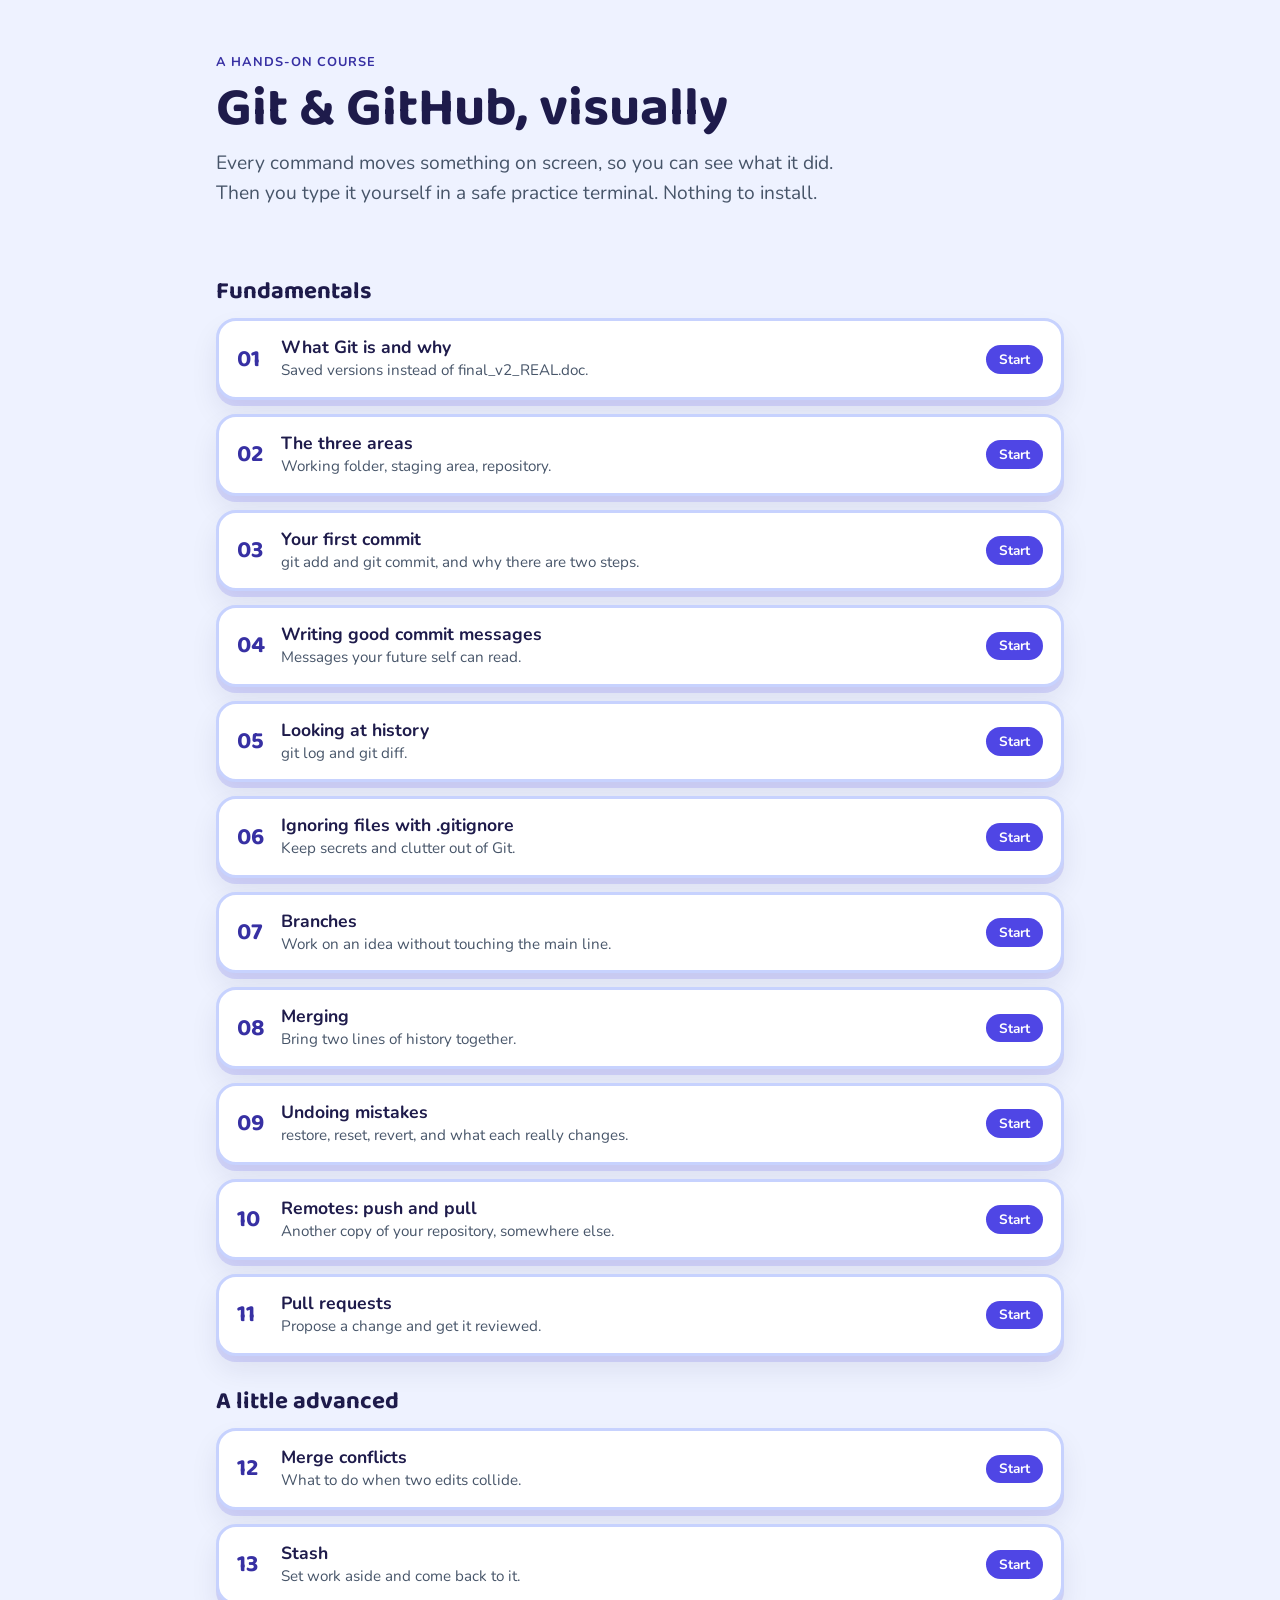
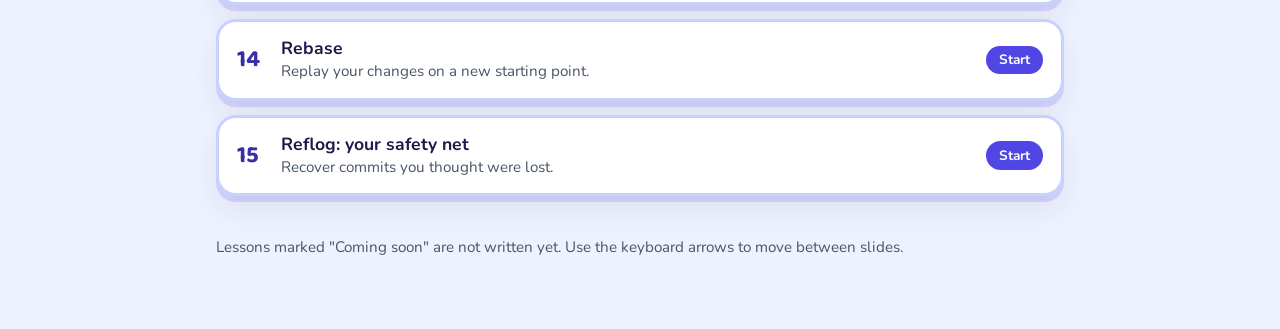
<file: index.html>
<!doctype html>
<html lang="en">
<head>
  <meta charset="utf-8">
  <meta name="viewport" content="width=device-width, initial-scale=1">
  <title>Git &amp; GitHub, Visually</title>
  <meta name="description" content="Learn Git and GitHub by watching commands move your files, then trying them yourself.">
  <link rel="preconnect" href="https://fonts.googleapis.com">
  <link rel="preconnect" href="https://fonts.gstatic.com" crossorigin>
  <link href="https://fonts.googleapis.com/css2?family=Baloo+2:wght@600;700&family=Nunito:wght@400;600;700&display=swap" rel="stylesheet">
  <link rel="stylesheet" href="css/style.css?v=__VERSION__">
</head>
<body>
  <a class="skip" href="#lessons">Skip to lessons</a>
  <div class="page">
    <header class="hero">
      <p class="eyebrow">A hands-on course</p>
      <h1>Git &amp; GitHub, visually</h1>
      <p class="lead">Every command moves something on screen, so you can see what it did. Then you type it yourself in a safe practice terminal. Nothing to install.</p>
    </header>

    <main id="lessons" class="lesson-groups" aria-label="Lessons"></main>

    <footer class="site-foot">
      <p>Lessons marked "Coming soon" are not written yet. Use the keyboard arrows to move between slides.</p>
    </footer>
  </div>

  <script src="js/lessons-list.js?v=__VERSION__"></script>
  <script>
    (function () {
      var root = document.getElementById('lessons');
      var groups = {};
      window.LESSON_LIST.forEach(function (l) {
        if (!groups[l.group]) {
          var sec = document.createElement('section');
          var h = document.createElement('h2');
          h.textContent = l.group;
          var ol = document.createElement('ol');
          ol.className = 'lesson-cards';
          sec.appendChild(h);
          sec.appendChild(ol);
          root.appendChild(sec);
          groups[l.group] = ol;
        }
        var li = document.createElement('li');
        var ready = !!l.file;
        var card = document.createElement(ready ? 'a' : 'div');
        card.className = 'lesson-card' + (ready ? '' : ' soon');
        if (ready) card.href = 'lesson.html?id=' + l.id;
        var num = document.createElement('span');
        num.className = 'lesson-num';
        num.textContent = l.id;
        num.setAttribute('aria-hidden', 'true');
        var body = document.createElement('span');
        body.className = 'lesson-body';
        var t = document.createElement('span');
        t.className = 'lesson-title';
        t.textContent = l.title;
        var b = document.createElement('span');
        b.className = 'lesson-blurb';
        b.textContent = l.blurb;
        body.appendChild(t);
        body.appendChild(b);
        var tag = document.createElement('span');
        tag.className = 'lesson-tag';
        tag.textContent = ready ? 'Start' : 'Coming soon';
        card.appendChild(num);
        card.appendChild(body);
        card.appendChild(tag);
        li.appendChild(card);
        groups[l.group].appendChild(li);
      });
    })();
  </script>
</body>
</html>
</file>
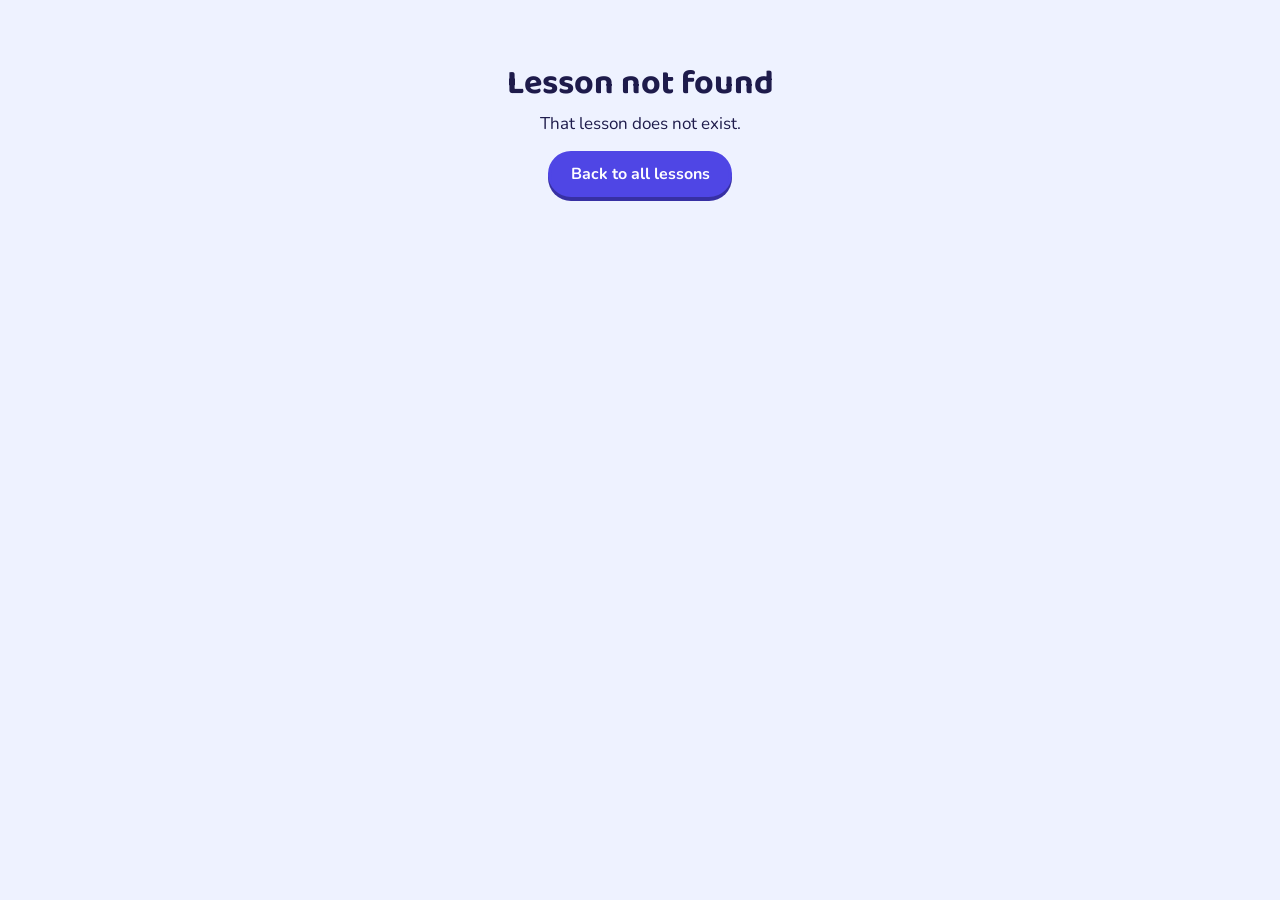
<file: lesson.html>
<!doctype html>
<html lang="en">
<head>
  <meta charset="utf-8">
  <meta name="viewport" content="width=device-width, initial-scale=1">
  <title>Lesson · Git Course</title>
  <link rel="preconnect" href="https://fonts.googleapis.com">
  <link rel="preconnect" href="https://fonts.gstatic.com" crossorigin>
  <link href="https://fonts.googleapis.com/css2?family=Baloo+2:wght@600;700&family=Nunito:wght@400;600;700&display=swap" rel="stylesheet">
  <link rel="stylesheet" href="css/style.css?v=__VERSION__">
</head>
<body class="lesson-page">
  <script>window.COURSE_VERSION = "__VERSION__"; // replaced by the deploy workflow</script>
  <div id="app" class="app"><p class="loading">Loading lesson…</p></div>
  <noscript><p class="message">This course needs JavaScript to run the practice terminal.</p></noscript>

  <script src="js/vendor/isomorphic-git.umd.min.js?v=__VERSION__"></script>
  <script src="js/vendor/lightning-fs.min.js?v=__VERSION__"></script>
  <script src="js/lessons-list.js?v=__VERSION__"></script>
  <script src="js/engine.js?v=__VERSION__"></script>
  <script src="js/engine-advanced.js?v=__VERSION__"></script>
  <script src="js/diagram.js?v=__VERSION__"></script>
  <script src="js/terminal.js?v=__VERSION__"></script>
  <script src="js/player.js?v=__VERSION__"></script>
</body>
</html>
</file>
<file: css/style.css>
/* Git Course: friendly, chunky "clay" look. Colors are tokens; text always passes 4.5:1. */
:root {
  --bg: #eef2ff;
  --card: #ffffff;
  --fg: #1e1b4b;
  --muted: #475569;
  --primary: #4f46e5;
  --primary-dark: #3730a3;
  --on-primary: #ffffff;
  --accent: #ea580c;
  --border: #c7d2fe;
  --ring: #4f46e5;

  --working-bg: #fff7ed;
  --working-line: #ea580c;
  --staging-bg: #fefce8;
  --staging-line: #a16207;
  --repo-bg: #ecfdf5;
  --repo-line: #047857;
  --saved-bg: #d1fae5;
  --modified-bg: #ffedd5;

  --term-bg: #14123a;
  --term-fg: #e0e7ff;
  --term-prompt: #86efac;
  --term-err: #fca5a5;
  --term-note: #a5b4fc;

  --radius: 20px;
  --shadow: 0 6px 0 rgba(79, 70, 229, 0.16), 0 14px 28px rgba(30, 27, 75, 0.08);
  --font-head: "Baloo 2", "Nunito", system-ui, sans-serif;
  --font-body: "Nunito", system-ui, -apple-system, "Segoe UI", sans-serif;
  --font-mono: ui-monospace, "Cascadia Mono", "SF Mono", Consolas, "Liberation Mono", monospace;

  --t-fast: 160ms;
  --t-move: 650ms;
}

*, *::before, *::after { box-sizing: border-box; }
html { -webkit-text-size-adjust: 100%; }
body {
  margin: 0;
  background: var(--bg);
  color: var(--fg);
  font: 400 1.0625rem/1.55 var(--font-body);
}
h1, h2, h3 { font-family: var(--font-head); line-height: 1.15; margin: 0 0 .5rem; }
p { margin: 0 0 .85rem; }
code {
  font-family: var(--font-mono);
  font-size: .92em;
  background: #e0e7ff;
  padding: .1em .4em;
  border-radius: 6px;
}
a { color: var(--primary-dark); }
:focus-visible { outline: 3px solid var(--ring); outline-offset: 3px; border-radius: 6px; }
.sr-only { position: absolute; width: 1px; height: 1px; overflow: hidden; clip: rect(0 0 0 0); white-space: nowrap; }
.skip { position: absolute; left: -999px; top: 8px; background: var(--primary); color: var(--on-primary); padding: .6rem 1rem; border-radius: 10px; z-index: 10; }
.skip:focus { left: 8px; }
.eyebrow { font: 700 .8rem/1 var(--font-body); letter-spacing: .08em; text-transform: uppercase; color: var(--primary-dark); margin-bottom: .6rem; }

/* ---------- buttons ---------- */
.btn {
  display: inline-flex; align-items: center; justify-content: center; gap: .4rem;
  min-height: 44px; padding: .55rem 1.2rem;
  font: 700 1rem var(--font-body);
  border: 3px solid var(--primary); border-radius: 999px;
  cursor: pointer; text-decoration: none;
  transition: transform var(--t-fast) ease-out, box-shadow var(--t-fast) ease-out, background var(--t-fast) ease-out;
}
.btn-primary { background: var(--primary); color: var(--on-primary); box-shadow: 0 4px 0 var(--primary-dark); }
.btn-secondary { background: var(--card); color: var(--primary-dark); box-shadow: 0 4px 0 var(--border); }
.btn:hover:not(:disabled) { transform: translateY(-1px); }
.btn:active:not(:disabled) { transform: translateY(3px); box-shadow: 0 1px 0 var(--primary-dark); }
.btn:disabled { opacity: .5; cursor: not-allowed; box-shadow: none; }
.btn-small { min-height: 44px; padding: .4rem 1rem; font-size: .95rem; }

/* ---------- home page ---------- */
.page { max-width: 880px; margin: 0 auto; padding: 24px 16px 56px; }
.hero { padding: 32px 0 24px; }
.hero h1 { font-size: clamp(2.2rem, 6vw, 3.4rem); }
.lead { font-size: 1.2rem; color: var(--muted); max-width: 40rem; }
.lesson-groups h2 { font-size: 1.5rem; margin: 2rem 0 .8rem; }
.lesson-cards { list-style: none; margin: 0; padding: 0; display: grid; gap: 14px; }
.lesson-card {
  display: flex; align-items: center; gap: 16px;
  background: var(--card); border: 3px solid var(--border); border-radius: var(--radius);
  padding: 14px 18px; min-height: 76px; text-decoration: none; color: var(--fg);
  box-shadow: var(--shadow);
  transition: transform var(--t-fast) ease-out, border-color var(--t-fast) ease-out;
}
a.lesson-card:hover { transform: translateY(-2px); border-color: var(--primary); }
.lesson-card.soon { background: #f5f7ff; box-shadow: none; color: var(--muted); }
.lesson-num { font: 700 1.5rem var(--font-head); color: var(--primary-dark); min-width: 2ch; }
.lesson-body { display: grid; flex: 1; }
.lesson-title { font: 700 1.1rem var(--font-body); }
.lesson-blurb { color: var(--muted); font-size: .95rem; }
.lesson-tag { font: 700 .85rem var(--font-body); padding: .3rem .8rem; border-radius: 999px; background: #e0e7ff; color: var(--primary-dark); white-space: nowrap; }
a.lesson-card .lesson-tag { background: var(--primary); color: var(--on-primary); }
.site-foot { margin-top: 2.5rem; color: var(--muted); font-size: .95rem; }

/* ---------- lesson shell ---------- */
.app { max-width: 1120px; margin: 0 auto; padding: 16px 16px 32px; }
.loading, .message { padding: 48px 0; text-align: center; }
.lesson-head { display: flex; flex-wrap: wrap; align-items: center; gap: 8px 20px; margin-bottom: 8px; }
.lesson-head .back { font-weight: 700; min-height: 44px; display: inline-flex; align-items: center; }
.lesson-name { margin: 0; font-weight: 700; flex: 1; }
.slide-count { margin: 0; color: var(--muted); font-size: .95rem; }
.dots { display: flex; gap: 4px; margin-bottom: 16px; flex-wrap: wrap; }
.dot {
  width: 44px; height: 44px; padding: 0; border: 0; background: transparent; cursor: pointer; position: relative;
}
.dot::after {
  content: ""; position: absolute; left: 6px; right: 6px; top: 50%; height: 10px; margin-top: -5px;
  background: var(--border); border-radius: 999px; transition: background var(--t-fast);
}
.dot.done::after { background: var(--primary); opacity: .55; }
.dot[aria-current="step"]::after { background: var(--primary); opacity: 1; }

.stage { min-height: 60vh; }
.slide {
  display: grid; gap: 24px;
  grid-template-columns: minmax(0, 5fr) minmax(0, 7fr);
  align-items: start;
  background: var(--card); border: 3px solid var(--border); border-radius: var(--radius);
  padding: 28px; box-shadow: var(--shadow);
  animation: slide-in 320ms ease-out;
}
@keyframes slide-in { from { opacity: 0; transform: translateY(8px); } to { opacity: 1; transform: none; } }
.slide h2 { font-size: clamp(1.6rem, 3.4vw, 2.2rem); outline: none; }
.prose p { max-width: 38rem; }
.slide-practice .terminal { grid-column: 1 / -1; }
.slide-recap { grid-template-columns: 1fr; }
.recap-list { padding-left: 1.2rem; margin: 1rem 0 0; }
.recap-list li { margin-bottom: .6rem; max-width: 40rem; }

.slide-nav { display: flex; justify-content: space-between; gap: 12px; margin-top: 20px; }

/* ---------- diagram ---------- */
.diagram-box { background: #f8faff; border: 3px solid var(--border); border-radius: var(--radius); padding: 8px; }
.diagram-svg { display: block; width: 100%; height: auto; font-family: var(--font-body); }

.zone rect { fill: var(--card); stroke-width: 3; transition: opacity 300ms; }
.zone-working rect { fill: var(--working-bg); stroke: var(--working-line); }
.zone-staging rect { fill: var(--staging-bg); stroke: var(--staging-line); }
.zone-repo rect { fill: var(--repo-bg); stroke: var(--repo-line); }
.zone.inactive rect { stroke-dasharray: 8 6; opacity: .7; }
.zone-title { font: 700 22px var(--font-head); fill: var(--fg); text-anchor: middle; }
.zone-sub { font: 600 15px var(--font-body); fill: var(--muted); text-anchor: middle; }

.placeholder { opacity: 0; transition: opacity 300ms; pointer-events: none; }
.placeholder.visible { opacity: 1; }
.placeholder-text { font: 700 19px var(--font-body); fill: var(--fg); text-anchor: middle; }
.placeholder-sub { font: 600 16px var(--font-mono); fill: var(--muted); text-anchor: middle; }

.arrow path { fill: none; stroke: #94a3b8; stroke-width: 3; stroke-linejoin: round; transition: stroke var(--t-fast), stroke-width var(--t-fast); }
.arrow text { font: 700 17px var(--font-mono); fill: var(--muted); text-anchor: middle; }
.arrow-head { fill: #94a3b8; }
.arrow.active path { stroke: var(--accent); stroke-width: 5; }
.arrow.active text { fill: var(--fg); font-size: 18px; }

.item { opacity: 0; transition: transform var(--t-move) cubic-bezier(.2, .8, .2, 1), opacity 350ms ease-out; }
.item.shown { opacity: 1; }
.item-chip rect { fill: #fff; stroke: var(--fg); stroke-width: 2.5; }
.chip-name { font: 700 16px var(--font-mono); fill: var(--fg); }
.chip-badge { font: 700 13px var(--font-body); fill: var(--fg); text-anchor: end; }
.chip-untracked rect { stroke-dasharray: 6 4; }
.chip-staged rect { fill: #fef9c3; }
.chip-modified rect { fill: var(--modified-bg); }
.chip-saved rect { fill: var(--saved-bg); }
.item-commit circle { fill: var(--repo-line); stroke: #fff; stroke-width: 3; }
.commit-hash { font: 700 14px var(--font-mono); fill: var(--fg); text-anchor: middle; }
.item-tag rect { fill: var(--fg); }
.tag-text { font: 700 14px var(--font-mono); fill: #fff; text-anchor: middle; }

/* ---------- command card, captions, controls ---------- */
.slide-visual { display: grid; gap: 12px; min-width: 0; }
.cmd-card { background: var(--term-bg); color: var(--term-fg); border-radius: 16px; padding: 12px 16px; font-family: var(--font-mono); min-height: 96px; }
.cmd-line { margin: 0; min-height: 1.5em; color: var(--term-prompt); font-weight: 700; word-break: break-word; }
.cmd-out { margin: .4rem 0 0; white-space: pre-wrap; word-break: break-word; font: inherit; font-size: .88rem; max-height: 14rem; overflow: auto; }
.cmd-out.empty { color: var(--term-note); font-family: var(--font-body); font-style: italic; }
.caption { margin: 0; font-weight: 600; min-height: 3.2em; }
.controls { display: flex; flex-wrap: wrap; align-items: center; gap: 10px; }
.step-progress { color: var(--muted); font-weight: 600; margin-left: 4px; }

/* ---------- practice ---------- */
.tasks { list-style: none; padding: 0; margin: 1rem 0; display: grid; gap: 8px; }
.task { display: grid; grid-template-columns: 5.5rem 1fr; gap: 10px; align-items: baseline; padding: 10px 12px; border: 3px solid var(--border); border-radius: 14px; background: #fff; }
.task-state { font: 700 .85rem var(--font-body); color: var(--muted); }
.task[data-state="current"] { border-color: var(--primary); background: #eef2ff; }
.task[data-state="current"] .task-state { color: var(--primary-dark); }
.task[data-state="done"] { background: var(--saved-bg); border-color: var(--repo-line); }
.task[data-state="done"] .task-state { color: var(--repo-line); }
.hint { background: var(--staging-bg); border: 3px solid var(--staging-line); border-radius: 14px; padding: 10px 14px; margin-top: 12px; }
.practice-status { margin-top: 12px; font-weight: 700; }
.practice-status.ok { background: var(--saved-bg); border: 3px solid var(--repo-line); border-radius: 14px; padding: 10px 14px; }

.terminal { background: var(--term-bg); color: var(--term-fg); border-radius: 16px; font-family: var(--font-mono); font-size: .95rem; overflow: hidden; }
.term-out { height: 15rem; overflow: auto; padding: 12px 16px 4px; }
.term-line { white-space: pre-wrap; word-break: break-word; }
.term-cmd { color: var(--term-prompt); font-weight: 700; margin-top: .4rem; }
.term-err { color: var(--term-err); }
.term-note { color: var(--term-note); font-family: var(--font-body); }
.term-form { display: flex; align-items: center; gap: .6rem; padding: 4px 16px 14px; }
.term-prompt { color: var(--term-prompt); font-weight: 700; white-space: nowrap; }
.term-input { flex: 1; min-width: 0; min-height: 44px; background: transparent; border: 0; border-bottom: 2px solid #4338ca; color: var(--term-fg); font: inherit; caret-color: var(--term-prompt); }
.term-input:focus-visible { outline: none; border-bottom-color: var(--term-prompt); }
.terminal :focus-visible { outline-color: var(--term-prompt); }

/* ---------- small screens ---------- */
@media (max-width: 900px) {
  .slide { grid-template-columns: minmax(0, 1fr); padding: 20px 16px; }
  .term-out { height: 13rem; }
}
@media (max-width: 480px) {
  .lesson-card { flex-wrap: wrap; }
  .term-prompt { display: none; }
  .task { grid-template-columns: 1fr; gap: 2px; }
}

/* ---------- reduced motion: no gliding, no fades ---------- */
@media (prefers-reduced-motion: reduce) {
  *, *::before, *::after { animation-duration: 1ms !important; transition-duration: 1ms !important; }
}

/* ---------- story slides (lesson visuals made of plain HTML) ---------- */
.story-visual { align-content: center; }
.reveal { opacity: 0; animation: reveal 520ms ease-out forwards; }
@keyframes reveal { from { opacity: 0; transform: translateY(14px); } to { opacity: 1; transform: none; } }

.file-pile { list-style: none; margin: 0; padding: 0; display: grid; gap: 10px; justify-items: start; }
.file-pile li {
  font: 700 1rem var(--font-mono); background: #fff; border: 3px solid var(--fg); border-radius: 12px;
  padding: 8px 14px; max-width: 100%; overflow-wrap: anywhere;
}
.file-pile li:nth-child(odd) { transform: rotate(-.6deg); }
.file-pile li:nth-child(even) { margin-left: 18px; transform: rotate(.6deg); }
.file-pile .pile-q { border: 0; background: transparent; font: 700 3rem var(--font-head); color: var(--accent); padding: 0 14px; }

.benefit-grid { display: grid; grid-template-columns: repeat(2, minmax(0, 1fr)); gap: 14px; }
.benefit { background: #fff; border: 3px solid var(--border); border-radius: 16px; padding: 14px 16px; box-shadow: 0 4px 0 var(--border); }
.benefit h3 { font-size: 1.2rem; color: var(--primary-dark); }
.benefit p { margin: 0; font-size: .98rem; }

.two-boxes { display: grid; gap: 12px; justify-items: stretch; }
.box { border: 3px solid var(--fg); border-radius: 18px; padding: 16px 18px; }
.box h3 { font-size: 1.5rem; margin-bottom: 0; }
.box p { margin: .2rem 0 0; }
.box .where { font-weight: 700; color: var(--muted); margin-bottom: .6rem; }
.box-local { background: var(--working-bg); border-color: var(--working-line); }
.box-remote { background: var(--repo-bg); border-color: var(--repo-line); }
.box-link { text-align: center; font-weight: 700; color: var(--muted); }
.box-link span::before { content: "↕ "; color: var(--accent); }

@media (max-width: 480px) { .benefit-grid { grid-template-columns: 1fr; } }

/* ---------- lesson 4 and 6 visuals, slide notes ---------- */
.msg-compare { display: grid; grid-template-columns: repeat(2, minmax(0, 1fr)); gap: 14px; }
.msg-col { border: 3px solid var(--fg); border-radius: 16px; padding: 12px 16px; }
.msg-col h3 { font-size: 1.1rem; }
.msg-col ul { margin: 0; padding-left: 1.1rem; font-family: var(--font-mono); font-size: .9rem; }
.msg-col li { margin-bottom: .4rem; overflow-wrap: anywhere; }
.msg-bad { background: var(--modified-bg); border-color: var(--working-line); }
.msg-good { background: var(--saved-bg); border-color: var(--repo-line); }

.folder-list { list-style: none; margin: 0; padding: 0; display: grid; gap: 10px; }
.folder-list li { display: grid; grid-template-columns: minmax(0, 1fr) auto; gap: 2px 10px; align-items: center; background: #fff; border: 3px solid var(--border); border-radius: 14px; padding: 10px 14px; }
.folder-list code { font-size: 1rem; font-weight: 700; }
.folder-list small { grid-column: 1 / -1; color: var(--muted); }
.folder-list .tag { font: 700 .8rem var(--font-body); padding: .2rem .7rem; border-radius: 999px; border: 2px solid var(--fg); }
.folder-list .keep { background: var(--saved-bg); }
.folder-list .skip { background: var(--modified-bg); }

.note { background: var(--staging-bg); border: 3px solid var(--staging-line); border-radius: 14px; padding: 10px 14px; font-size: .98rem; }

@media (max-width: 480px) { .msg-compare { grid-template-columns: 1fr; } }

/* ---------- history lanes (branch lessons) ---------- */
.history { opacity: 0; transition: opacity 300ms; }
.history.visible { opacity: 1; }
.history rect { fill: #fff; stroke: var(--border); stroke-width: 3; }
.history-title { font: 700 18px var(--font-head); fill: var(--fg); }
.history-hint { font: 600 16px var(--font-body); fill: var(--muted); text-anchor: middle; }
.lane-line { stroke: #c7d2fe; stroke-width: 3; stroke-dasharray: 2 9; stroke-linecap: round; }
.lane-label { font: 700 14px var(--font-mono); fill: var(--muted); }
.edge { fill: none; stroke: #64748b; stroke-width: 4; stroke-linecap: round; opacity: 0; }
.edge.shown { opacity: 1; transition: opacity 400ms ease-out 450ms; }
.item-branch rect { fill: var(--fg); }
.item-branch.current rect { fill: var(--primary); }
.item-commit.lane-1 circle { fill: var(--primary); }
.item-commit.lane-2 circle { fill: var(--accent); }

/* ---------- lesson 7 and 9 visuals ---------- */
.mini-graph { width: 100%; height: auto; background: #f8faff; border: 3px solid var(--border); border-radius: var(--radius); padding: 8px; }
.mini-graph line, .mini-graph path { stroke: #64748b; stroke-width: 4; fill: none; stroke-linecap: round; }
.mini-graph circle { fill: var(--repo-line); stroke: #fff; stroke-width: 3; }
.mini-graph circle.alt { fill: var(--primary); }
.mini-graph .lbl { font: 700 15px var(--font-mono); fill: var(--fg); }

.undo-ladder { list-style: none; margin: 0; padding: 0; display: grid; gap: 10px; counter-reset: rung; }
.undo-ladder li { counter-increment: rung; background: #fff; border: 3px solid var(--border); border-radius: 14px; padding: 10px 14px 10px 52px; position: relative; display: grid; gap: 2px; }
.undo-ladder li::before { content: counter(rung); position: absolute; left: 14px; top: 10px; font: 700 1.3rem var(--font-head); color: var(--primary-dark); }
.undo-ladder .where { font-weight: 700; }
.undo-ladder code { justify-self: start; }
.undo-ladder small { color: var(--muted); font-size: .92rem; }
.undo-ladder li:nth-child(4) { border-color: var(--repo-line); background: var(--repo-bg); }

/* ---------- remote look: your computer and GitHub side by side ---------- */
.remote-panel rect { fill: #fff; stroke: var(--border); stroke-width: 3; }
.remote-panel-github rect { fill: var(--repo-bg); stroke: var(--repo-line); }
.remote-panel-local rect { fill: var(--working-bg); stroke: var(--working-line); }
.remote-mode .commit-hash { font-size: 12px; }
.item-branch.remote-ref rect { fill: #475569; }

/* ---------- lesson 10 and 11 visuals ---------- */
.cmd-table { list-style: none; margin: 0; padding: 0; display: grid; gap: 10px; }
.cmd-table li { display: grid; gap: 4px; background: #fff; border: 3px solid var(--border); border-radius: 14px; padding: 12px 16px; }
.cmd-table code { justify-self: start; font-size: 1.05rem; font-weight: 700; }

.pr-mock { background: #fff; border: 3px solid var(--fg); border-radius: 16px; padding: 16px; display: grid; gap: 12px; font-size: .98rem; }
.pr-head { display: flex; align-items: center; gap: 10px; flex-wrap: wrap; font-size: 1.15rem; }
.pr-badge { background: var(--repo-line); color: #fff; font: 700 .8rem var(--font-body); padding: .2rem .7rem; border-radius: 999px; }
.pr-num { color: var(--muted); }
.pr-meta { margin: 0; color: var(--muted); }
.pr-diff { border: 2px solid var(--border); border-radius: 10px; overflow: hidden; font-family: var(--font-mono); font-size: .9rem; }
.pr-file { background: #f1f5f9; padding: 6px 12px; font-weight: 700; }
.pr-line.add { background: var(--saved-bg); padding: 6px 12px; }
.pr-review { font-weight: 700; }
.pr-check { display: inline-block; background: var(--repo-line); color: #fff; border-radius: 50%; width: 1.4em; height: 1.4em; text-align: center; margin-right: .4em; }
.pr-btn { display: inline-block; background: var(--repo-line); color: #fff; font-weight: 700; padding: .5rem 1.1rem; border-radius: 10px; }

/* ---------- conflicts, stash shelf ---------- */
.chip-conflict rect { fill: #fee2e2; stroke: #b91c1c; stroke-width: 3; }
.shelf { }
.shelf rect { fill: #fff; stroke: var(--staging-line); stroke-width: 3; }
.item-stash rect { fill: var(--staging-bg); stroke: var(--staging-line); stroke-width: 2.5; }
.chip-badge-left { font: 700 12.5px var(--font-body); fill: var(--muted); }

/* ---------- lesson 12-14 visuals ---------- */
.conflict-file { display: grid; gap: 4px; background: #fff; border: 3px solid var(--fg); border-radius: 16px; padding: 14px 16px; font-family: var(--font-mono); font-size: .95rem; }
.cf-line { margin: 0; padding: 4px 8px; border-radius: 6px; overflow-wrap: anywhere; }
.cf-marker { background: #f1f5f9; color: var(--muted); font-weight: 700; }
.cf-ours { background: var(--saved-bg); }
.cf-theirs { background: #dbeafe; }
.cf-key { list-style: none; margin: 10px 0 0; padding: 0; display: grid; gap: 4px; font-family: var(--font-body); font-size: .92rem; }
span.cf-ours, span.cf-theirs { padding: 0 6px; border-radius: 6px; font-weight: 700; }

.story-steps { list-style: none; margin: 0; padding: 0; display: grid; gap: 10px; }
.story-steps li { display: grid; gap: 2px; background: #fff; border: 3px solid var(--border); border-radius: 14px; padding: 10px 14px; }
.story-steps span { color: var(--muted); font-size: .95rem; }

.compare-graphs { display: grid; gap: 12px; }
.compare-graphs figure { margin: 0; }
.compare-graphs figcaption { font-weight: 700; margin-bottom: 4px; }
.compare-graphs .mini-graph circle { r: 11; }

/* ---------- lesson 15 visuals ---------- */
.diary { list-style: none; margin: 0; padding: 0; display: grid; gap: 8px; font-family: var(--font-mono); }
.diary li { display: grid; grid-template-columns: auto 1fr; gap: 2px 14px; background: #fff; border: 3px solid var(--border); border-radius: 12px; padding: 10px 14px; align-items: center; }
.diary li:nth-child(2) { border-color: var(--repo-line); background: var(--repo-bg); }
.diary code { background: none; padding: 0; font-weight: 700; color: var(--primary-dark); }
.diary em { grid-column: 2; color: var(--muted); font-family: var(--font-body); font-size: .88rem; }

.limits { list-style: none; margin: 0; padding: 0; display: grid; gap: 10px; }
.limits li { display: grid; gap: 4px; background: #fff; border: 3px solid var(--border); border-radius: 14px; padding: 12px 16px; }
.limits span { color: var(--muted); font-size: .95rem; }
</file>
